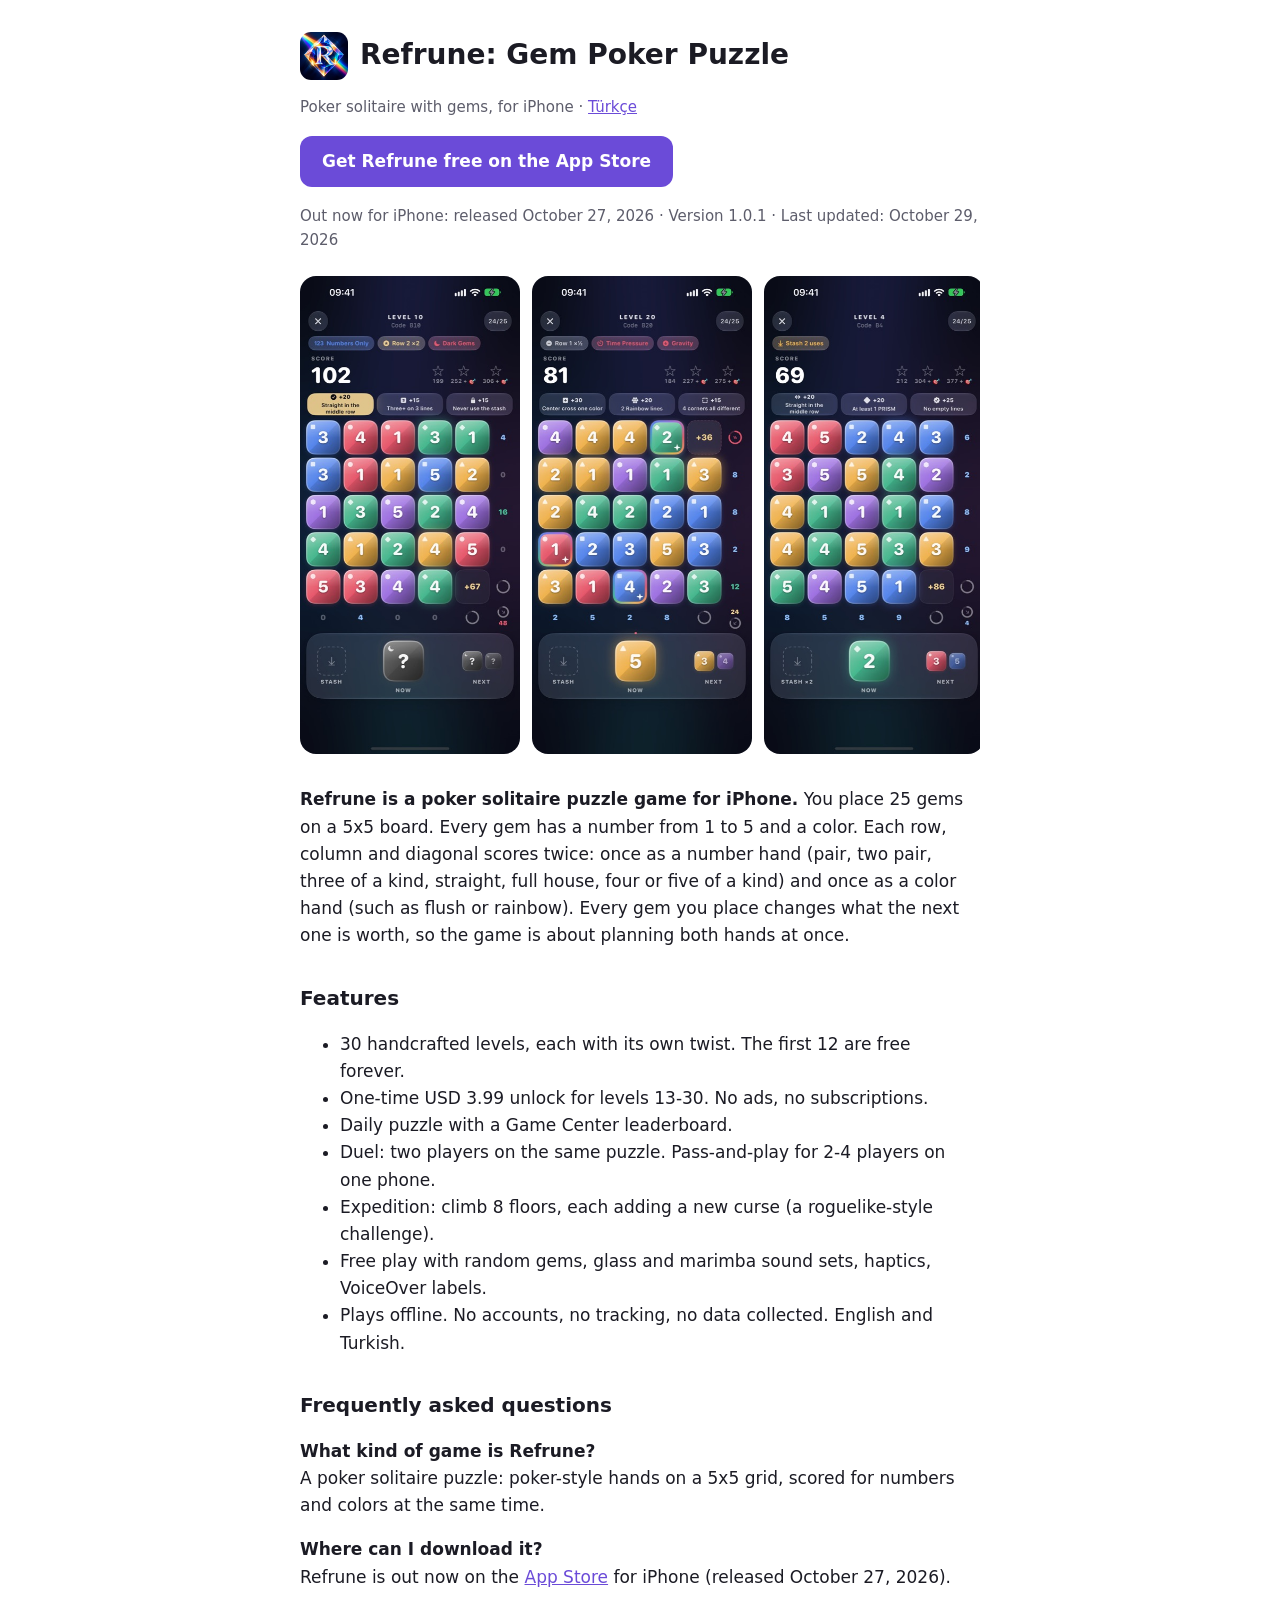
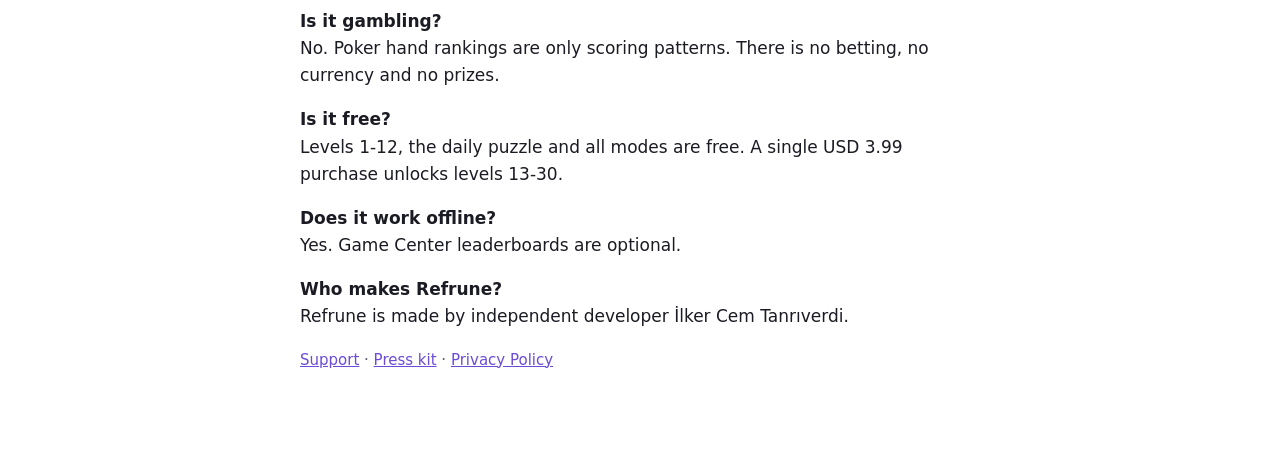
<file: index.html>
<!doctype html>
<html lang="en"><head><meta charset="utf-8"><meta name="viewport" content="width=device-width,initial-scale=1">
<title>Refrune: Gem Poker Puzzle for iPhone</title>
<meta name="description" content="Refrune is a poker solitaire puzzle for iPhone: place 25 gems on a 5x5 board and score every line twice, as a number hand and a color hand. 30 levels, first 12 free, no ads.">
<link rel="canonical" href="https://ilkercemtanriverdi.github.io/refrune-site/">
<link rel="alternate" hreflang="en" href="https://ilkercemtanriverdi.github.io/refrune-site/">
<link rel="alternate" hreflang="tr" href="https://ilkercemtanriverdi.github.io/refrune-site/tr.html">
<link rel="alternate" hreflang="x-default" href="https://ilkercemtanriverdi.github.io/refrune-site/">
<meta property="og:type" content="website">
<meta property="og:title" content="Refrune: Gem Poker Puzzle">
<meta property="og:description" content="Poker solitaire with gems: every line scores as a number hand and a color hand. 30 levels, first 12 free, no ads.">
<meta property="og:url" content="https://ilkercemtanriverdi.github.io/refrune-site/">
<meta property="og:image" content="https://ilkercemtanriverdi.github.io/refrune-site/og.jpg">
<meta name="twitter:card" content="summary_large_image">
<meta name="apple-itunes-app" content="app-id=6819502667">
<link rel="apple-touch-icon" href="img/icon-180.png">
<link rel="icon" type="image/png" href="img/icon-180.png">
<link rel="stylesheet" href="style.css">
<script type="application/ld+json">
{"@context":"https://schema.org","@graph":[
{"@type":["VideoGame","MobileApplication"],"@id":"https://ilkercemtanriverdi.github.io/refrune-site/#app",
"name":"Refrune: Gem Poker Puzzle","alternateName":["Refrune","Refrune: Poker Bulmaca"],
"description":"A poker solitaire puzzle game for iPhone. Place 25 gems on a 5x5 board; every row, column and diagonal scores twice, once as a number hand and once as a color hand.",
"operatingSystem":"iOS","applicationCategory":"GameApplication","genre":["Puzzle","Strategy"],
"gamePlatform":"iPhone","playMode":["SinglePlayer","MultiPlayer"],"inLanguage":["en","tr"],
"url":"https://ilkercemtanriverdi.github.io/refrune-site/","installUrl":"https://apps.apple.com/us/app/refrune-gem-poker-puzzle/id6819502667","downloadUrl":"https://apps.apple.com/us/app/refrune-gem-poker-puzzle/id6819502667","sameAs":["https://apps.apple.com/us/app/refrune-gem-poker-puzzle/id6819502667"],
"datePublished":"2026-10-27","dateModified":"2026-10-29","softwareVersion":"1.0.1",
"screenshot":["https://ilkercemtanriverdi.github.io/refrune-site/img/level10.jpg","https://ilkercemtanriverdi.github.io/refrune-site/img/level20.jpg","https://ilkercemtanriverdi.github.io/refrune-site/img/map.jpg"],
"image":"https://ilkercemtanriverdi.github.io/refrune-site/og.jpg",
"author":{"@type":"Person","name":"İlker Cem Tanrıverdi"},
"offers":[{"@type":"Offer","price":"0","priceCurrency":"USD","description":"Free download, levels 1-12"},
{"@type":"Offer","price":"3.99","priceCurrency":"USD","description":"One-time in-app purchase unlocking levels 13-30"}]},
{"@type":"FAQPage","mainEntity":[
{"@type":"Question","name":"What kind of game is Refrune?","acceptedAnswer":{"@type":"Answer","text":"Refrune is a poker solitaire puzzle. You place 25 gems on a 5x5 board and every row, column and diagonal is scored as a poker-style number hand and as a color hand."}},
{"@type":"Question","name":"Where can I download Refrune?","acceptedAnswer":{"@type":"Answer","text":"Refrune is available now on the App Store for iPhone: https://apps.apple.com/us/app/refrune-gem-poker-puzzle/id6819502667. It was released on October 27, 2026."}},
{"@type":"Question","name":"Is Refrune free?","acceptedAnswer":{"@type":"Answer","text":"Yes. The first 12 levels, the daily puzzle and the other modes are free. A one-time purchase of USD 3.99 unlocks levels 13-30. There are no ads and no subscriptions."}},
{"@type":"Question","name":"Is Refrune gambling?","acceptedAnswer":{"@type":"Answer","text":"No. Poker hand rankings are only scoring patterns. There is no betting, no currency and no prizes."}},
{"@type":"Question","name":"Does Refrune work offline?","acceptedAnswer":{"@type":"Answer","text":"Yes. Refrune plays fully offline. Game Center leaderboards are optional."}},
{"@type":"Question","name":"Can two people play on one phone?","acceptedAnswer":{"@type":"Answer","text":"Yes. Pass-and-play supports 2-4 players on one iPhone, and Duel lets two players compete on the same puzzle."}},
{"@type":"Question","name":"Does Refrune collect data?","acceptedAnswer":{"@type":"Answer","text":"No. Refrune has no accounts, no ads, no analytics and no tracking. Progress stays on your device."}}]}]}
</script>
</head>
<body><main>
<h1><img class="icon" src="img/icon-180.png" width="64" height="64" alt="">Refrune: Gem Poker Puzzle</h1>
<p class="muted">Poker solitaire with gems, for iPhone · <a href="tr.html">Türkçe</a></p>
<p><a class="cta" href="https://apps.apple.com/us/app/refrune-gem-poker-puzzle/id6819502667">Get Refrune free on the App Store</a></p>
<p class="muted">Out now for iPhone: released October 27, 2026 · Version 1.0.1 · Last updated: October 29, 2026</p>

<div class="shots">
<img src="img/level10.jpg" width="300" height="652" alt="Refrune level 10: gems on a 5x5 board with number and color hand scores" loading="lazy">
<img src="img/level20.jpg" width="300" height="652" alt="Refrune level 20: a late-game board with a special rule" loading="lazy">
<img src="img/level4.jpg" width="300" height="652" alt="Refrune level 4: placing gems to build a straight and a flush" loading="lazy">
<img src="img/map.jpg" width="300" height="652" alt="Refrune campaign map with five worlds and star gates" loading="lazy">
<img src="img/home.jpg" width="300" height="652" alt="Refrune home screen with Campaign, Daily, Expedition, Duel and Pass-and-play" loading="lazy">
</div>

<p><strong>Refrune is a poker solitaire puzzle game for iPhone.</strong> You place 25 gems on a 5x5 board. Every gem has a number from 1 to 5 and a color. Each row, column and diagonal scores twice: once as a number hand (pair, two pair, three of a kind, straight, full house, four or five of a kind) and once as a color hand (such as flush or rainbow). Every gem you place changes what the next one is worth, so the game is about planning both hands at once.</p>

<h2>Features</h2>
<ul>
<li>30 handcrafted levels, each with its own twist. The first 12 are free forever.</li>
<li>One-time USD 3.99 unlock for levels 13-30. No ads, no subscriptions.</li>
<li>Daily puzzle with a Game Center leaderboard.</li>
<li>Duel: two players on the same puzzle. Pass-and-play for 2-4 players on one phone.</li>
<li>Expedition: climb 8 floors, each adding a new curse (a roguelike-style challenge).</li>
<li>Free play with random gems, glass and marimba sound sets, haptics, VoiceOver labels.</li>
<li>Plays offline. No accounts, no tracking, no data collected. English and Turkish.</li>
</ul>

<h2>Frequently asked questions</h2>
<p><strong>What kind of game is Refrune?</strong><br>A poker solitaire puzzle: poker-style hands on a 5x5 grid, scored for numbers and colors at the same time.</p>
<p><strong>Where can I download it?</strong><br>Refrune is out now on the <a href="https://apps.apple.com/us/app/refrune-gem-poker-puzzle/id6819502667">App Store</a> for iPhone (released October 27, 2026).</p>
<p><strong>Is it gambling?</strong><br>No. Poker hand rankings are only scoring patterns. There is no betting, no currency and no prizes.</p>
<p><strong>Is it free?</strong><br>Levels 1-12, the daily puzzle and all modes are free. A single USD 3.99 purchase unlocks levels 13-30.</p>
<p><strong>Does it work offline?</strong><br>Yes. Game Center leaderboards are optional.</p>
<p><strong>Who makes Refrune?</strong><br>Refrune is made by independent developer İlker Cem Tanrıverdi.</p>

<p class="muted"><a href="support.html">Support</a> · <a href="press.html">Press kit</a> · <a href="privacy.html">Privacy Policy</a></p>
</main></body></html>
</file>
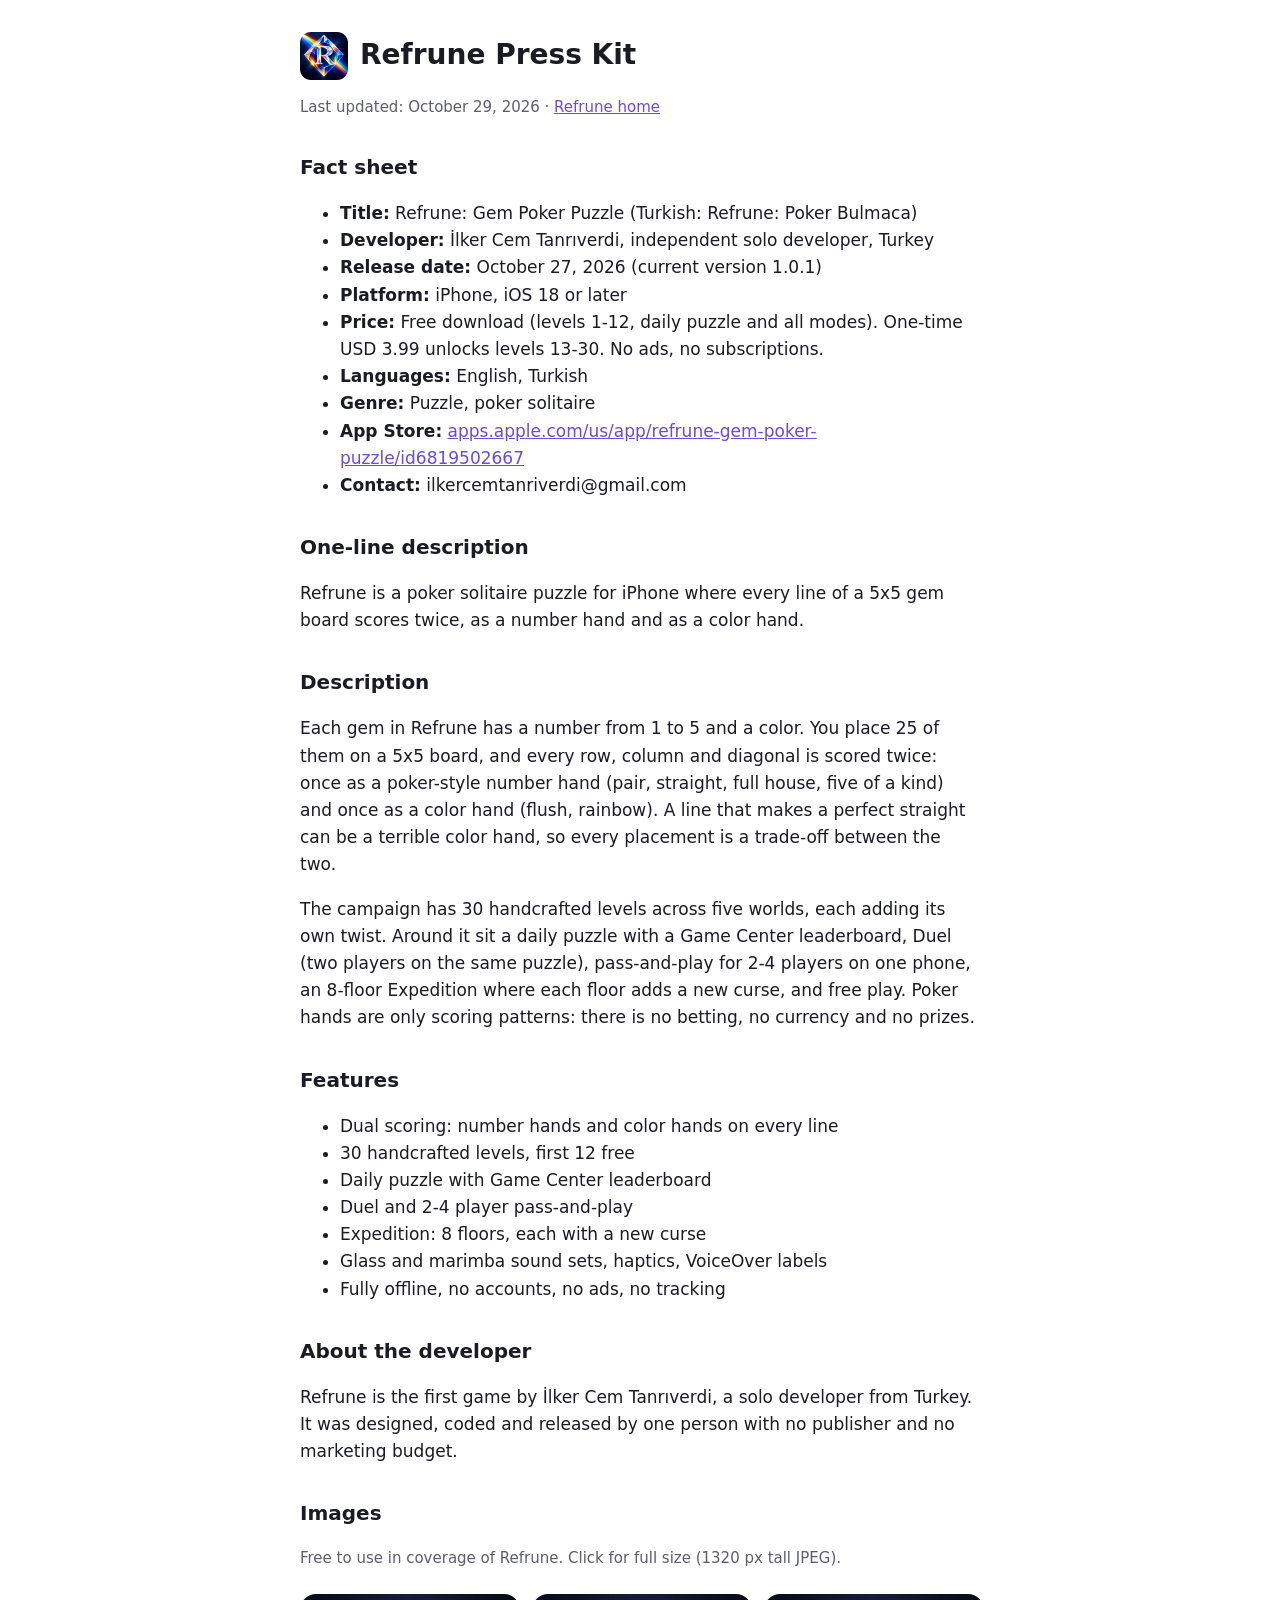
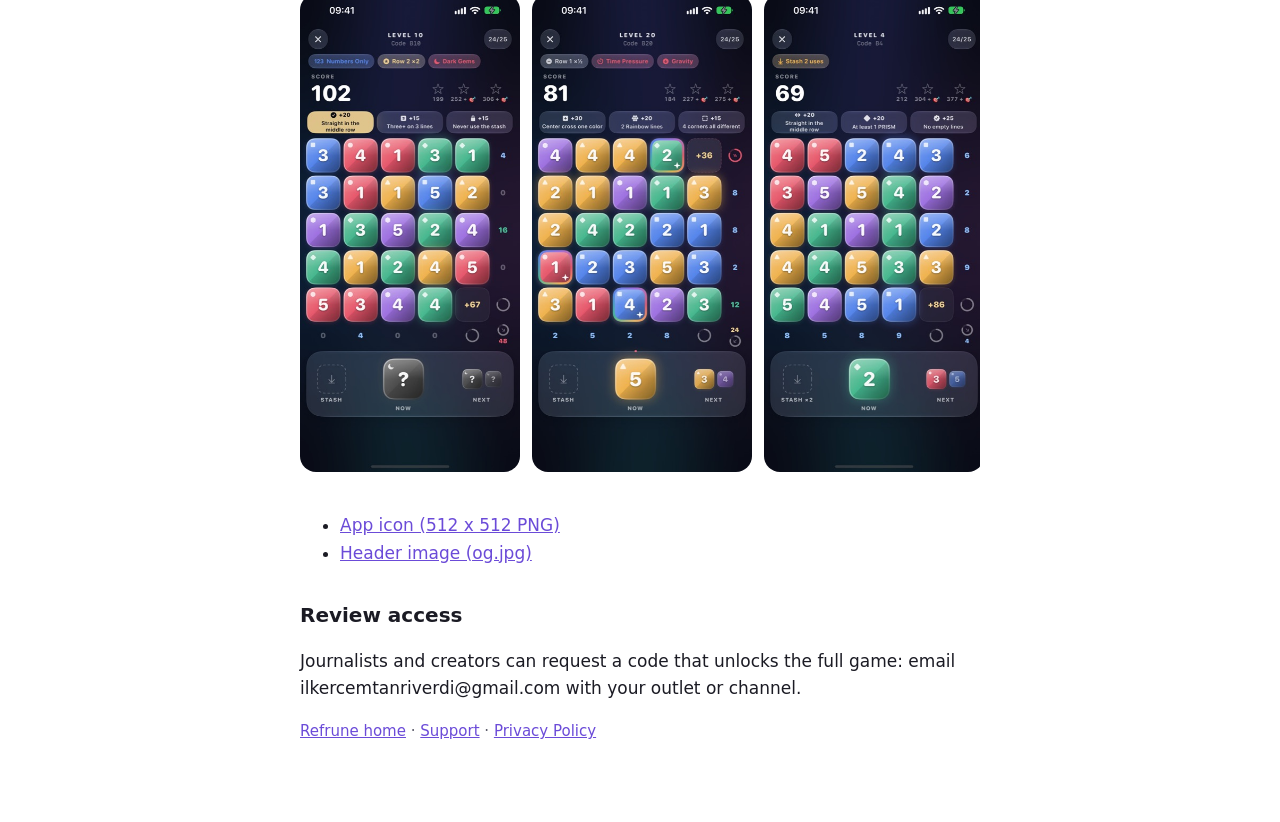
<file: press.html>
<!doctype html>
<html lang="en"><head><meta charset="utf-8"><meta name="viewport" content="width=device-width,initial-scale=1">
<title>Refrune Press Kit</title>
<meta name="description" content="Refrune press kit: fact sheet, description, screenshots, app icon and contact for the iPhone poker solitaire puzzle game by solo developer İlker Cem Tanrıverdi.">
<link rel="canonical" href="https://ilkercemtanriverdi.github.io/refrune-site/press.html">
<meta property="og:title" content="Refrune Press Kit">
<meta property="og:image" content="https://ilkercemtanriverdi.github.io/refrune-site/og.jpg">
<link rel="apple-touch-icon" href="img/icon-180.png">
<link rel="icon" type="image/png" href="img/icon-180.png">
<link rel="stylesheet" href="style.css">
</head>
<body><main>
<h1><img class="icon" src="img/icon-180.png" width="64" height="64" alt="">Refrune Press Kit</h1>
<p class="muted">Last updated: October 29, 2026 · <a href="./">Refrune home</a></p>

<h2>Fact sheet</h2>
<ul>
<li><strong>Title:</strong> Refrune: Gem Poker Puzzle (Turkish: Refrune: Poker Bulmaca)</li>
<li><strong>Developer:</strong> İlker Cem Tanrıverdi, independent solo developer, Turkey</li>
<li><strong>Release date:</strong> October 27, 2026 (current version 1.0.1)</li>
<li><strong>Platform:</strong> iPhone, iOS 18 or later</li>
<li><strong>Price:</strong> Free download (levels 1-12, daily puzzle and all modes). One-time USD 3.99 unlocks levels 13-30. No ads, no subscriptions.</li>
<li><strong>Languages:</strong> English, Turkish</li>
<li><strong>Genre:</strong> Puzzle, poker solitaire</li>
<li><strong>App Store:</strong> <a href="https://apps.apple.com/us/app/refrune-gem-poker-puzzle/id6819502667">apps.apple.com/us/app/refrune-gem-poker-puzzle/id6819502667</a></li>
<li><strong>Contact:</strong> ilkercemtanriverdi@gmail.com</li>
</ul>

<h2>One-line description</h2>
<p>Refrune is a poker solitaire puzzle for iPhone where every line of a 5x5 gem board scores twice, as a number hand and as a color hand.</p>

<h2>Description</h2>
<p>Each gem in Refrune has a number from 1 to 5 and a color. You place 25 of them on a 5x5 board, and every row, column and diagonal is scored twice: once as a poker-style number hand (pair, straight, full house, five of a kind) and once as a color hand (flush, rainbow). A line that makes a perfect straight can be a terrible color hand, so every placement is a trade-off between the two.</p>
<p>The campaign has 30 handcrafted levels across five worlds, each adding its own twist. Around it sit a daily puzzle with a Game Center leaderboard, Duel (two players on the same puzzle), pass-and-play for 2-4 players on one phone, an 8-floor Expedition where each floor adds a new curse, and free play. Poker hands are only scoring patterns: there is no betting, no currency and no prizes.</p>

<h2>Features</h2>
<ul>
<li>Dual scoring: number hands and color hands on every line</li>
<li>30 handcrafted levels, first 12 free</li>
<li>Daily puzzle with Game Center leaderboard</li>
<li>Duel and 2-4 player pass-and-play</li>
<li>Expedition: 8 floors, each with a new curse</li>
<li>Glass and marimba sound sets, haptics, VoiceOver labels</li>
<li>Fully offline, no accounts, no ads, no tracking</li>
</ul>

<h2>About the developer</h2>
<p>Refrune is the first game by İlker Cem Tanrıverdi, a solo developer from Turkey. It was designed, coded and released by one person with no publisher and no marketing budget.</p>

<h2>Images</h2>
<p class="muted">Free to use in coverage of Refrune. Click for full size (1320 px tall JPEG).</p>
<div class="shots">
<a href="press/refrune-level10.jpg"><img src="img/level10.jpg" width="300" height="652" alt="Refrune level 10 screenshot" loading="lazy"></a>
<a href="press/refrune-level20.jpg"><img src="img/level20.jpg" width="300" height="652" alt="Refrune level 20 screenshot" loading="lazy"></a>
<a href="press/refrune-level4.jpg"><img src="img/level4.jpg" width="300" height="652" alt="Refrune level 4 screenshot" loading="lazy"></a>
<a href="press/refrune-map.jpg"><img src="img/map.jpg" width="300" height="652" alt="Refrune campaign map screenshot" loading="lazy"></a>
<a href="press/refrune-home.jpg"><img src="img/home.jpg" width="300" height="652" alt="Refrune home screen screenshot" loading="lazy"></a>
</div>
<ul>
<li><a href="press/refrune-icon-512.png">App icon (512 x 512 PNG)</a></li>
<li><a href="og.jpg">Header image (og.jpg)</a></li>
</ul>

<h2>Review access</h2>
<p>Journalists and creators can request a code that unlocks the full game: email ilkercemtanriverdi@gmail.com with your outlet or channel.</p>

<p class="muted"><a href="./">Refrune home</a> · <a href="support.html">Support</a> · <a href="privacy.html">Privacy Policy</a></p>
</main></body></html>
</file>
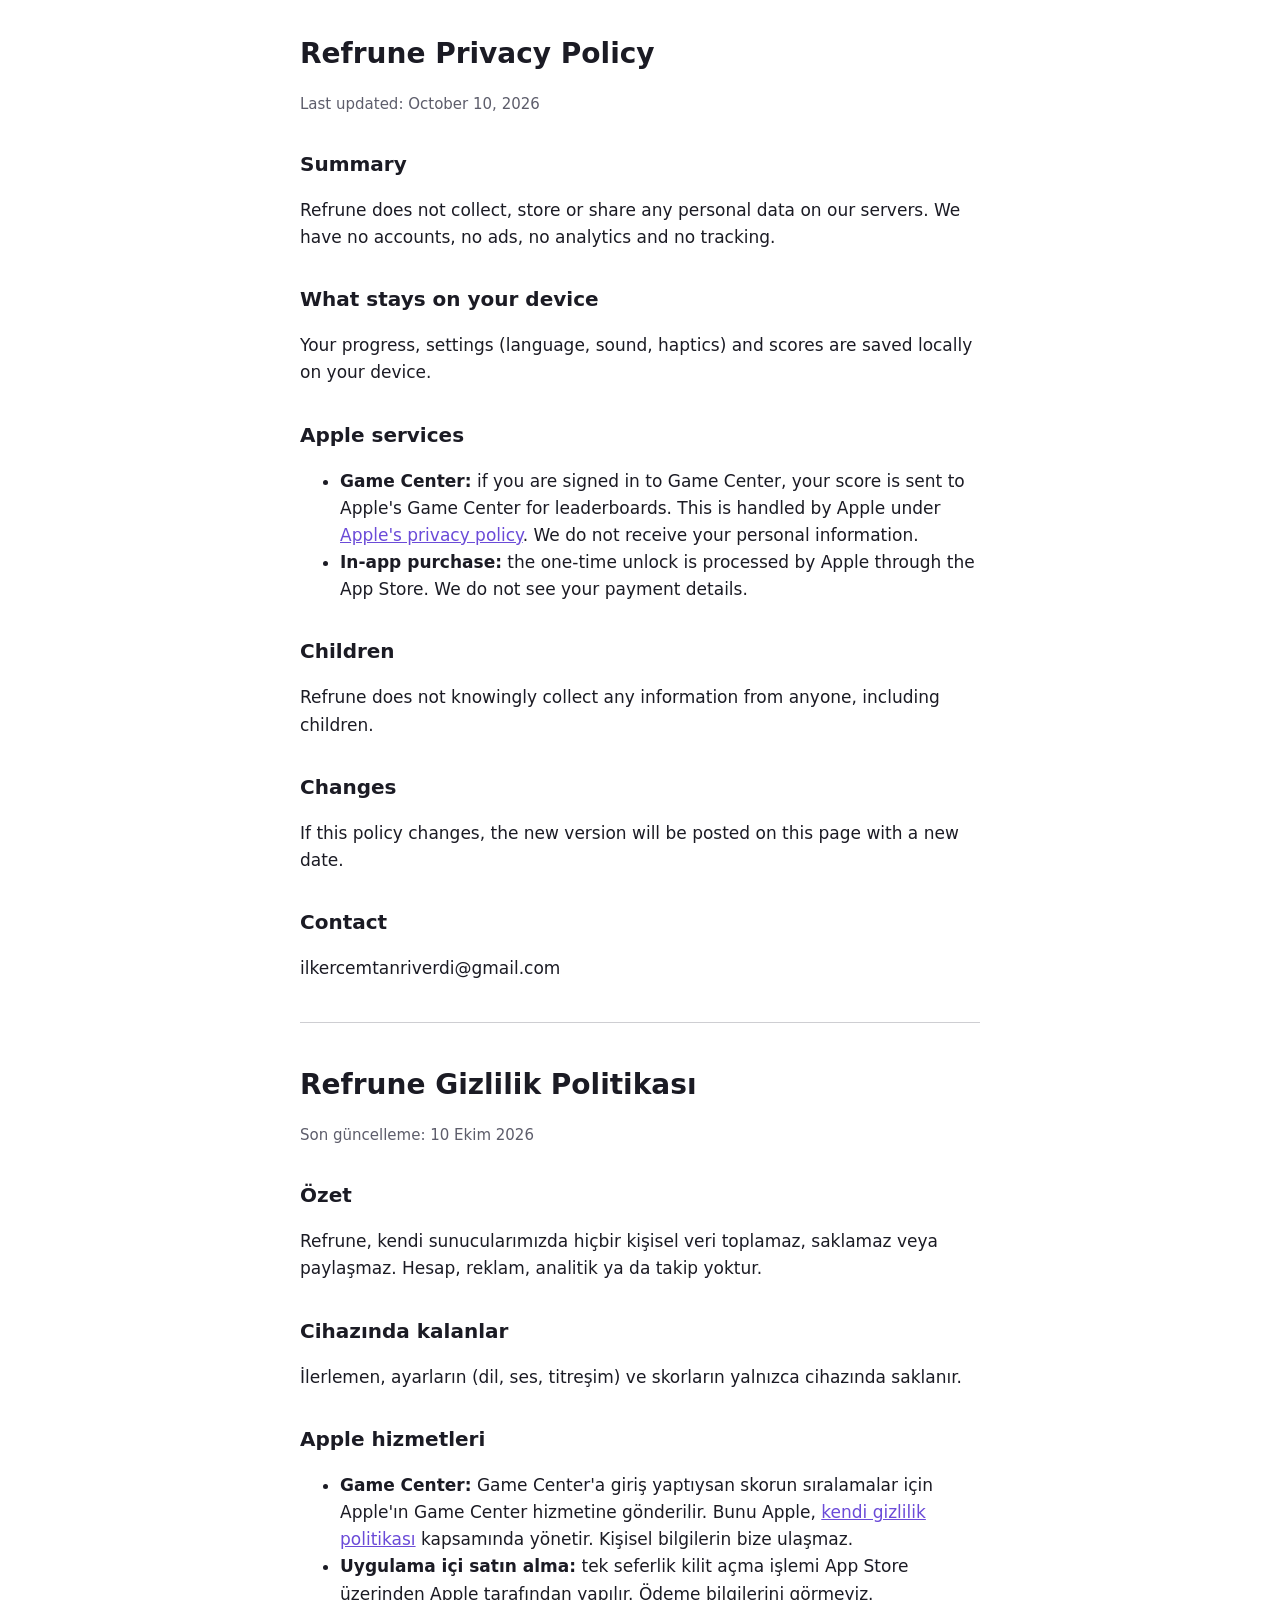
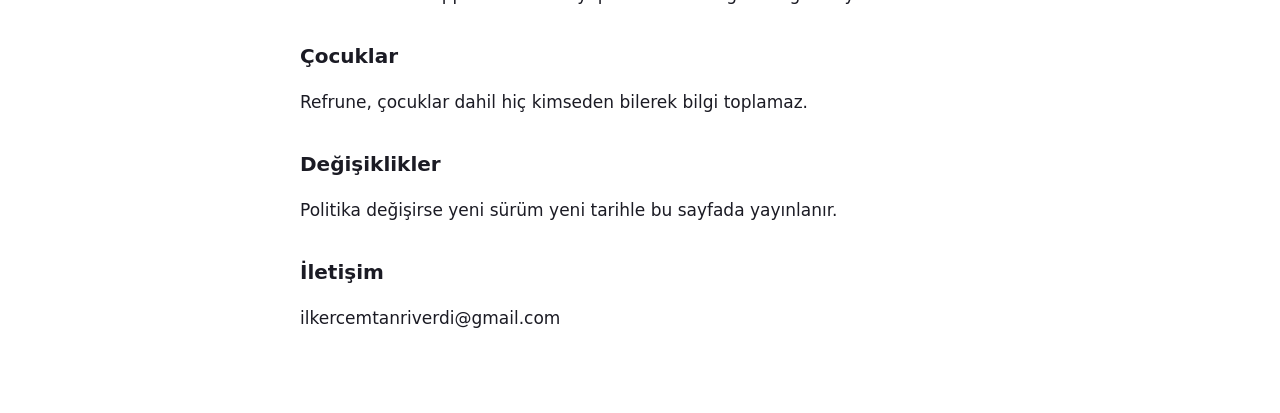
<file: privacy.html>
<!doctype html>
<html lang="en"><head><meta charset="utf-8"><meta name="viewport" content="width=device-width,initial-scale=1">
<title>Refrune Privacy Policy</title><meta name="description" content="Refrune privacy policy: no accounts, no ads, no analytics, no tracking; progress stays on your device.">
<link rel="canonical" href="https://ilkercemtanriverdi.github.io/refrune-site/privacy.html">
<link rel="stylesheet" href="style.css"></head>
<body><main>
<h1>Refrune Privacy Policy</h1>
<p class="muted">Last updated: October 10, 2026</p>

<h2>Summary</h2>
<p>Refrune does not collect, store or share any personal data on our servers. We have no accounts, no ads, no analytics and no tracking.</p>

<h2>What stays on your device</h2>
<p>Your progress, settings (language, sound, haptics) and scores are saved locally on your device.</p>

<h2>Apple services</h2>
<ul>
<li><strong>Game Center:</strong> if you are signed in to Game Center, your score is sent to Apple's Game Center for leaderboards. This is handled by Apple under <a href="https://www.apple.com/legal/privacy/">Apple's privacy policy</a>. We do not receive your personal information.</li>
<li><strong>In-app purchase:</strong> the one-time unlock is processed by Apple through the App Store. We do not see your payment details.</li>
</ul>

<h2>Children</h2>
<p>Refrune does not knowingly collect any information from anyone, including children.</p>

<h2>Changes</h2>
<p>If this policy changes, the new version will be posted on this page with a new date.</p>

<h2>Contact</h2>
<p>ilkercemtanriverdi@gmail.com</p>

<hr>

<h1>Refrune Gizlilik Politikası</h1>
<p class="muted">Son güncelleme: 10 Ekim 2026</p>

<h2>Özet</h2>
<p>Refrune, kendi sunucularımızda hiçbir kişisel veri toplamaz, saklamaz veya paylaşmaz. Hesap, reklam, analitik ya da takip yoktur.</p>

<h2>Cihazında kalanlar</h2>
<p>İlerlemen, ayarların (dil, ses, titreşim) ve skorların yalnızca cihazında saklanır.</p>

<h2>Apple hizmetleri</h2>
<ul>
<li><strong>Game Center:</strong> Game Center'a giriş yaptıysan skorun sıralamalar için Apple'ın Game Center hizmetine gönderilir. Bunu Apple, <a href="https://www.apple.com/legal/privacy/">kendi gizlilik politikası</a> kapsamında yönetir. Kişisel bilgilerin bize ulaşmaz.</li>
<li><strong>Uygulama içi satın alma:</strong> tek seferlik kilit açma işlemi App Store üzerinden Apple tarafından yapılır. Ödeme bilgilerini görmeyiz.</li>
</ul>

<h2>Çocuklar</h2>
<p>Refrune, çocuklar dahil hiç kimseden bilerek bilgi toplamaz.</p>

<h2>Değişiklikler</h2>
<p>Politika değişirse yeni sürüm yeni tarihle bu sayfada yayınlanır.</p>

<h2>İletişim</h2>
<p>ilkercemtanriverdi@gmail.com</p>
</main></body></html>
</file>
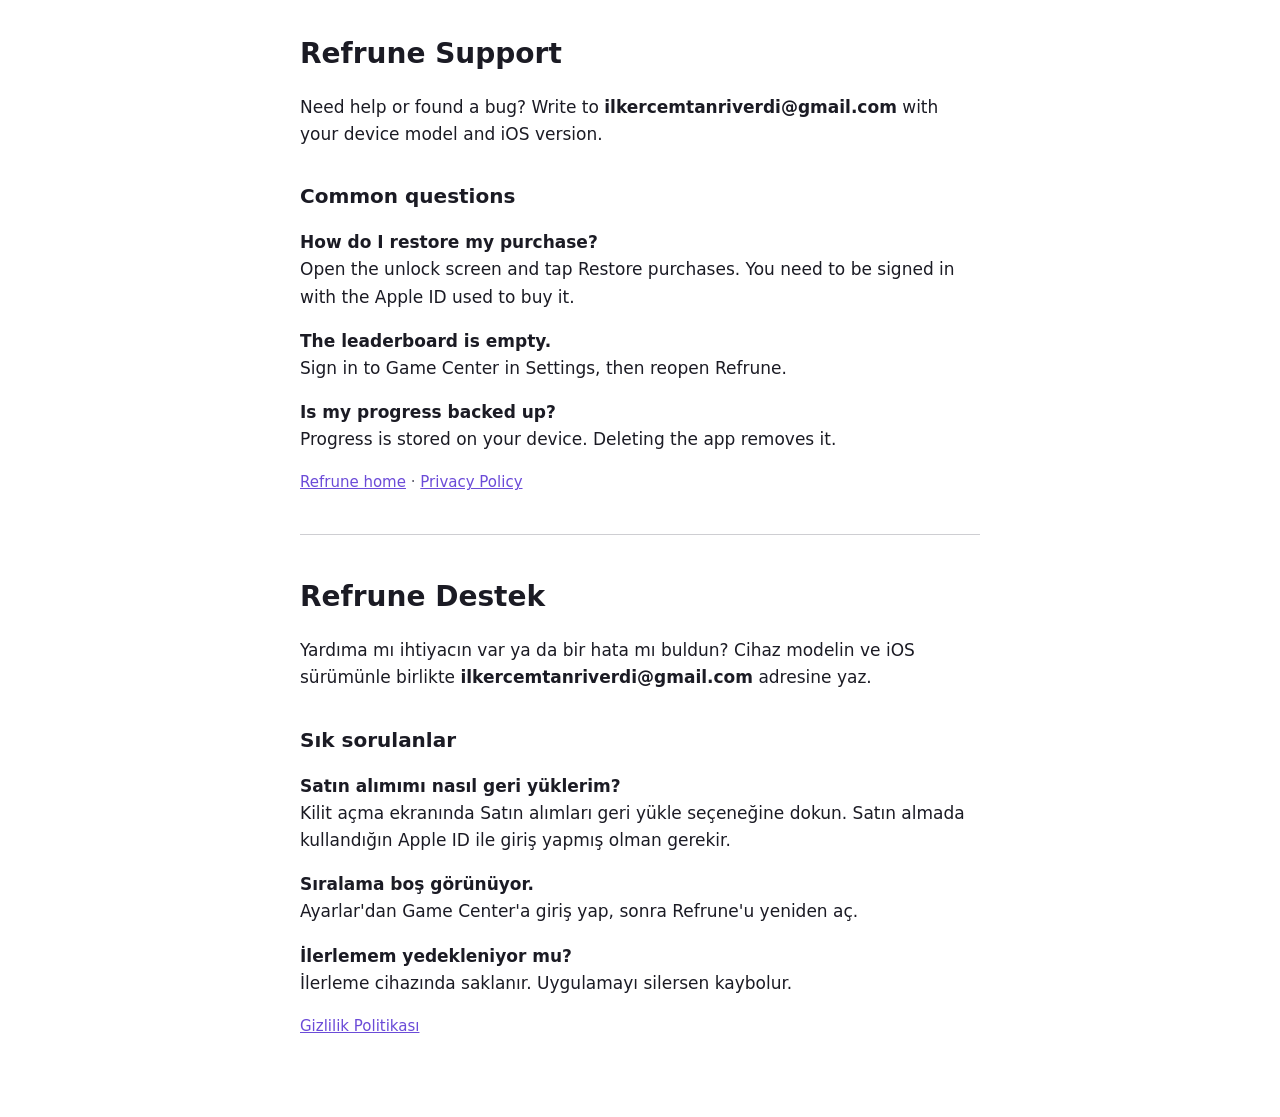
<file: support.html>
<!doctype html>
<html lang="en"><head><meta charset="utf-8"><meta name="viewport" content="width=device-width,initial-scale=1">
<title>Refrune Support</title><meta name="description" content="Refrune support: restore purchases, Game Center leaderboards and progress questions, in English and Turkish.">
<link rel="canonical" href="https://ilkercemtanriverdi.github.io/refrune-site/support.html">
<link rel="stylesheet" href="style.css"></head>
<body><main>
<h1>Refrune Support</h1>
<p>Need help or found a bug? Write to <strong>ilkercemtanriverdi@gmail.com</strong> with your device model and iOS version.</p>

<h2>Common questions</h2>
<p><strong>How do I restore my purchase?</strong><br>Open the unlock screen and tap Restore purchases. You need to be signed in with the Apple ID used to buy it.</p>
<p><strong>The leaderboard is empty.</strong><br>Sign in to Game Center in Settings, then reopen Refrune.</p>
<p><strong>Is my progress backed up?</strong><br>Progress is stored on your device. Deleting the app removes it.</p>

<p class="muted"><a href="./">Refrune home</a> · <a href="privacy.html">Privacy Policy</a></p>

<hr>

<h1>Refrune Destek</h1>
<p>Yardıma mı ihtiyacın var ya da bir hata mı buldun? Cihaz modelin ve iOS sürümünle birlikte <strong>ilkercemtanriverdi@gmail.com</strong> adresine yaz.</p>

<h2>Sık sorulanlar</h2>
<p><strong>Satın alımımı nasıl geri yüklerim?</strong><br>Kilit açma ekranında Satın alımları geri yükle seçeneğine dokun. Satın almada kullandığın Apple ID ile giriş yapmış olman gerekir.</p>
<p><strong>Sıralama boş görünüyor.</strong><br>Ayarlar'dan Game Center'a giriş yap, sonra Refrune'u yeniden aç.</p>
<p><strong>İlerlemem yedekleniyor mu?</strong><br>İlerleme cihazında saklanır. Uygulamayı silersen kaybolur.</p>

<p class="muted"><a href="privacy.html">Gizlilik Politikası</a></p>
</main></body></html>
</file>
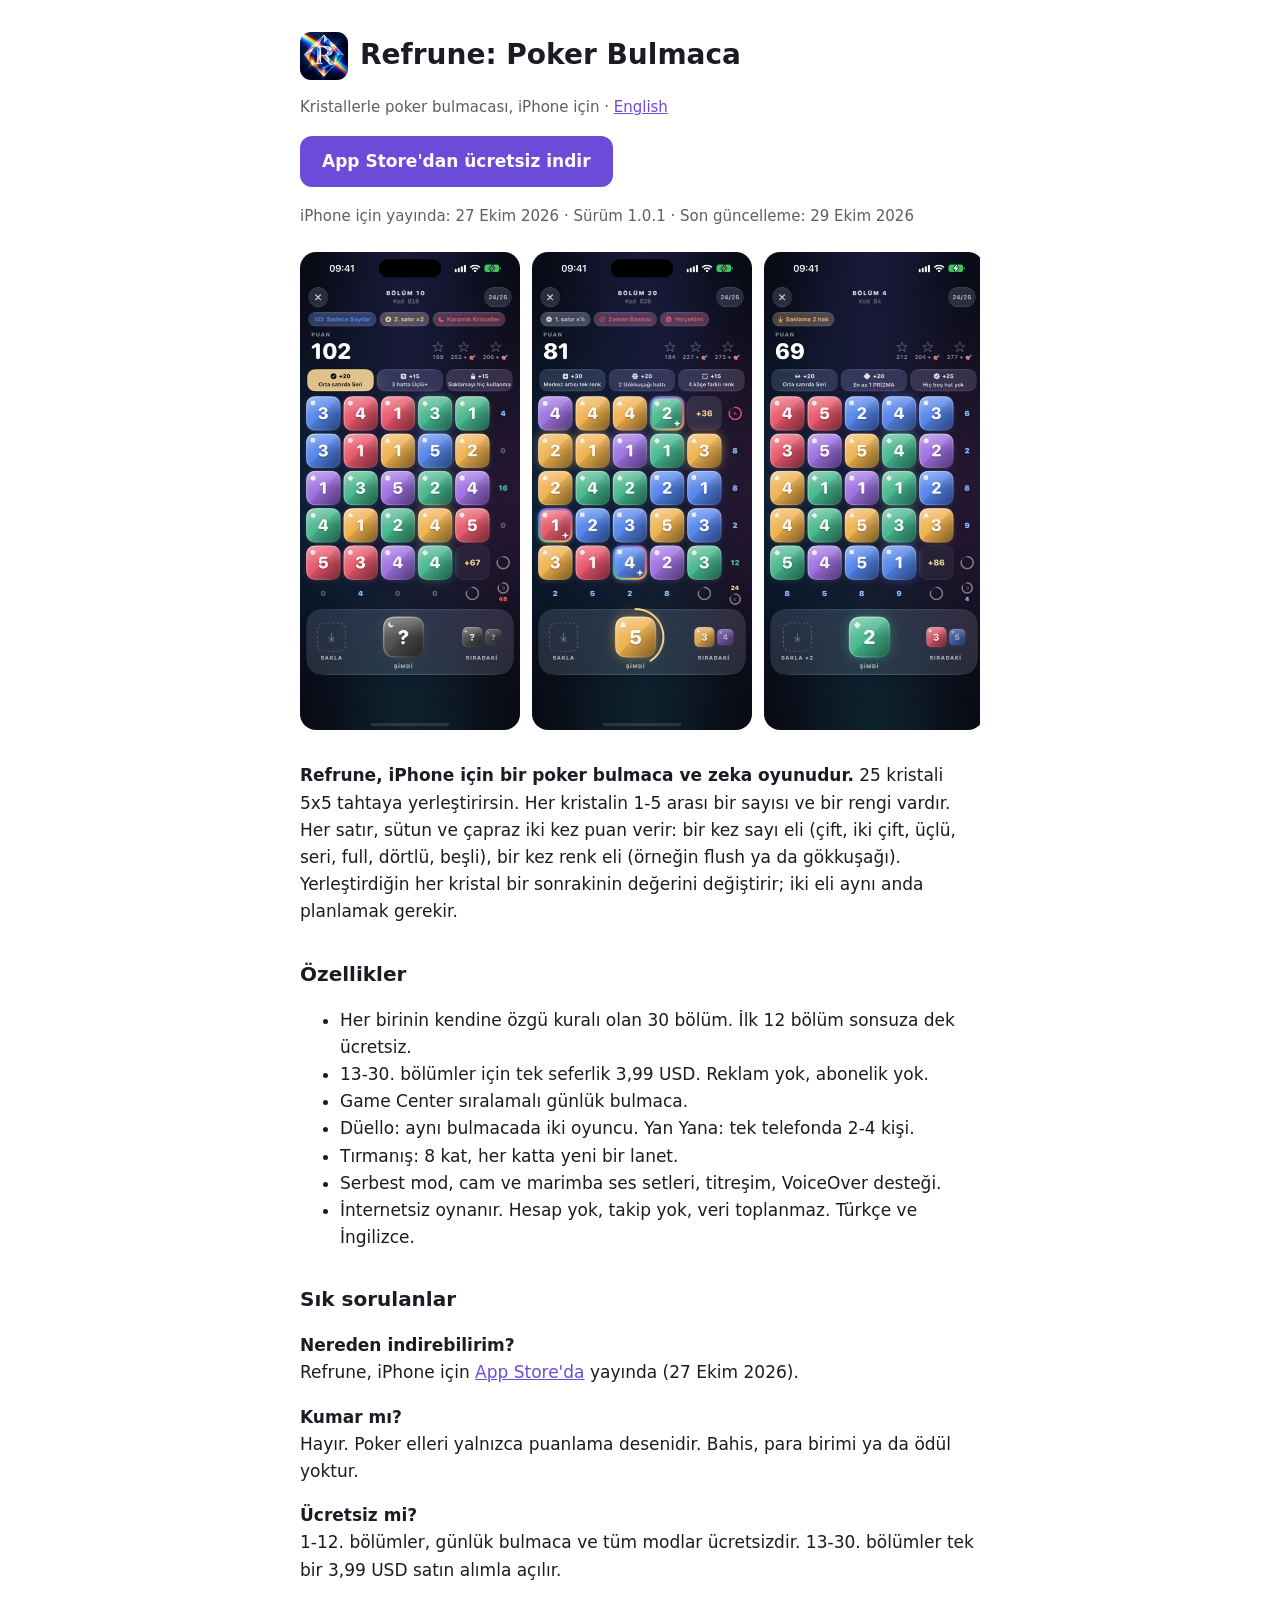
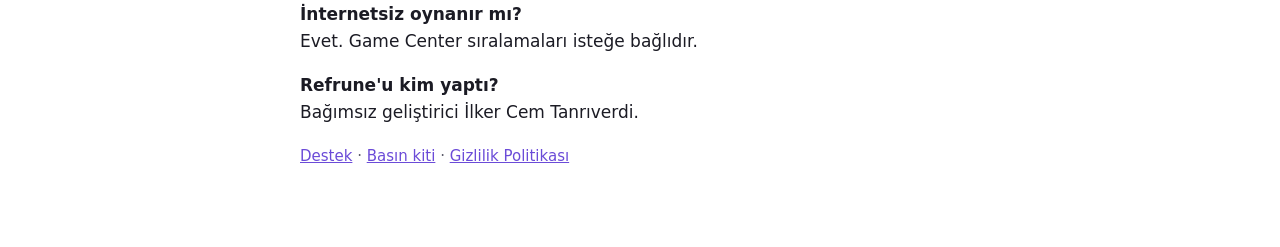
<file: tr.html>
<!doctype html>
<html lang="tr"><head><meta charset="utf-8"><meta name="viewport" content="width=device-width,initial-scale=1">
<title>Refrune: Poker Bulmaca – iPhone zeka oyunu</title>
<meta name="description" content="Refrune, iPhone için bir poker bulmaca oyunu: 25 kristali 5x5 tahtaya yerleştir, her hat hem sayı eli hem renk eli olarak puan alsın. 30 bölüm, ilk 12 ücretsiz, reklamsız, internetsiz.">
<link rel="canonical" href="https://ilkercemtanriverdi.github.io/refrune-site/tr.html">
<link rel="alternate" hreflang="en" href="https://ilkercemtanriverdi.github.io/refrune-site/">
<link rel="alternate" hreflang="tr" href="https://ilkercemtanriverdi.github.io/refrune-site/tr.html">
<link rel="alternate" hreflang="x-default" href="https://ilkercemtanriverdi.github.io/refrune-site/">
<meta property="og:type" content="website">
<meta property="og:title" content="Refrune: Poker Bulmaca">
<meta property="og:description" content="Kristallerle poker bulmacası: her hat hem sayı hem renk eli olarak puanlanır. 30 bölüm, ilk 12 ücretsiz, reklam yok.">
<meta property="og:url" content="https://ilkercemtanriverdi.github.io/refrune-site/tr.html">
<meta property="og:image" content="https://ilkercemtanriverdi.github.io/refrune-site/og.jpg">
<meta name="twitter:card" content="summary_large_image">
<meta name="apple-itunes-app" content="app-id=6819502667">
<link rel="apple-touch-icon" href="img/icon-180.png">
<link rel="icon" type="image/png" href="img/icon-180.png">
<link rel="stylesheet" href="style.css">
<script type="application/ld+json">
{"@context":"https://schema.org","@type":"FAQPage","inLanguage":"tr","mainEntity":[
{"@type":"Question","name":"Refrune nasıl bir oyun?","acceptedAnswer":{"@type":"Answer","text":"Refrune bir poker bulmaca oyunudur. 25 kristali 5x5 tahtaya yerleştirirsin; her satır, sütun ve çapraz hem sayı eli hem renk eli olarak puan alır."}},
{"@type":"Question","name":"Refrune nereden indirilir?","acceptedAnswer":{"@type":"Answer","text":"Refrune, iPhone için App Store'da yayında: https://apps.apple.com/tr/app/id6819502667. 27 Ekim 2026'da yayınlandı."}},
{"@type":"Question","name":"Refrune ücretsiz mi?","acceptedAnswer":{"@type":"Answer","text":"Evet. İlk 12 bölüm, günlük bulmaca ve diğer modlar ücretsizdir. 13-30. bölümler tek seferlik 3,99 USD satın alımla açılır. Reklam ve abonelik yoktur."}},
{"@type":"Question","name":"Refrune kumar mı?","acceptedAnswer":{"@type":"Answer","text":"Hayır. Poker elleri yalnızca puanlama desenidir. Bahis, para birimi ya da ödül yoktur."}},
{"@type":"Question","name":"İnternetsiz oynanır mı?","acceptedAnswer":{"@type":"Answer","text":"Evet. Refrune tamamen internetsiz oynanır. Game Center sıralamaları isteğe bağlıdır."}},
{"@type":"Question","name":"Tek telefonda iki kişi oynanır mı?","acceptedAnswer":{"@type":"Answer","text":"Evet. Yan Yana modunda tek iPhone'da 2-4 kişi oynanır; Düello'da iki oyuncu aynı bulmacada yarışır."}}]}
</script>
</head>
<body><main>
<h1><img class="icon" src="img/icon-180.png" width="64" height="64" alt="">Refrune: Poker Bulmaca</h1>
<p class="muted">Kristallerle poker bulmacası, iPhone için · <a href="./">English</a></p>
<p><a class="cta" href="https://apps.apple.com/tr/app/id6819502667">App Store'dan ücretsiz indir</a></p>
<p class="muted">iPhone için yayında: 27 Ekim 2026 · Sürüm 1.0.1 · Son güncelleme: 29 Ekim 2026</p>

<div class="shots">
<img src="img/tr-level10.jpg" width="300" height="652" alt="Refrune 10. bölüm: 5x5 tahtada kristaller, sayı ve renk eli puanları" loading="lazy">
<img src="img/tr-level20.jpg" width="300" height="652" alt="Refrune 20. bölüm: özel kurallı ileri seviye tahta" loading="lazy">
<img src="img/tr-level4.jpg" width="300" height="652" alt="Refrune 4. bölüm: seri ve flush için kristal yerleştirme" loading="lazy">
<img src="img/tr-map.jpg" width="300" height="652" alt="Refrune bölüm haritası: beş dünya ve yıldız kapıları" loading="lazy">
<img src="img/tr-home.jpg" width="300" height="652" alt="Refrune ana ekran: Bölümler, Günlük, Tırmanış, Düello ve Yan Yana" loading="lazy">
</div>

<p><strong>Refrune, iPhone için bir poker bulmaca ve zeka oyunudur.</strong> 25 kristali 5x5 tahtaya yerleştirirsin. Her kristalin 1-5 arası bir sayısı ve bir rengi vardır. Her satır, sütun ve çapraz iki kez puan verir: bir kez sayı eli (çift, iki çift, üçlü, seri, full, dörtlü, beşli), bir kez renk eli (örneğin flush ya da gökkuşağı). Yerleştirdiğin her kristal bir sonrakinin değerini değiştirir; iki eli aynı anda planlamak gerekir.</p>

<h2>Özellikler</h2>
<ul>
<li>Her birinin kendine özgü kuralı olan 30 bölüm. İlk 12 bölüm sonsuza dek ücretsiz.</li>
<li>13-30. bölümler için tek seferlik 3,99 USD. Reklam yok, abonelik yok.</li>
<li>Game Center sıralamalı günlük bulmaca.</li>
<li>Düello: aynı bulmacada iki oyuncu. Yan Yana: tek telefonda 2-4 kişi.</li>
<li>Tırmanış: 8 kat, her katta yeni bir lanet.</li>
<li>Serbest mod, cam ve marimba ses setleri, titreşim, VoiceOver desteği.</li>
<li>İnternetsiz oynanır. Hesap yok, takip yok, veri toplanmaz. Türkçe ve İngilizce.</li>
</ul>

<h2>Sık sorulanlar</h2>
<p><strong>Nereden indirebilirim?</strong><br>Refrune, iPhone için <a href="https://apps.apple.com/tr/app/id6819502667">App Store'da</a> yayında (27 Ekim 2026).</p>
<p><strong>Kumar mı?</strong><br>Hayır. Poker elleri yalnızca puanlama desenidir. Bahis, para birimi ya da ödül yoktur.</p>
<p><strong>Ücretsiz mi?</strong><br>1-12. bölümler, günlük bulmaca ve tüm modlar ücretsizdir. 13-30. bölümler tek bir 3,99 USD satın alımla açılır.</p>
<p><strong>İnternetsiz oynanır mı?</strong><br>Evet. Game Center sıralamaları isteğe bağlıdır.</p>
<p><strong>Refrune'u kim yaptı?</strong><br>Bağımsız geliştirici İlker Cem Tanrıverdi.</p>

<p class="muted"><a href="support.html">Destek</a> · <a href="press.html">Basın kiti</a> · <a href="privacy.html">Gizlilik Politikası</a></p>
</main></body></html>
</file>
<file: style.css>
:root{--bg:#fff;--fg:#1b1b24;--muted:#5d5d6b;--accent:#6b4bd8}
@media(prefers-color-scheme:dark){:root{--bg:#12121a;--fg:#ececf3;--muted:#a0a0b2;--accent:#a58bff}}
body{margin:0;background:var(--bg);color:var(--fg);font:17px/1.6 -apple-system,system-ui,sans-serif}
main{max-width:680px;margin:0 auto;padding:32px 20px 64px}
h1{font-size:28px;margin:0 0 4px}h2{font-size:20px;margin-top:32px}
.muted{color:var(--muted);font-size:15px}a{color:var(--accent)}
.cta{display:inline-block;background:var(--accent);color:#fff;font-weight:600;text-decoration:none;padding:12px 22px;border-radius:12px}
.cta:hover{opacity:.9}
hr{border:0;border-top:1px solid var(--muted);opacity:.3;margin:40px 0}
.shots{display:flex;gap:12px;overflow-x:auto;scroll-snap-type:x mandatory;padding:4px 0 12px;margin:20px 0}
.shots img{flex:0 0 auto;width:min(46vw,220px);height:auto;border-radius:16px;scroll-snap-align:start}
h1 .icon{width:48px;height:48px;border-radius:11px;vertical-align:middle;margin-right:12px}
</file>
